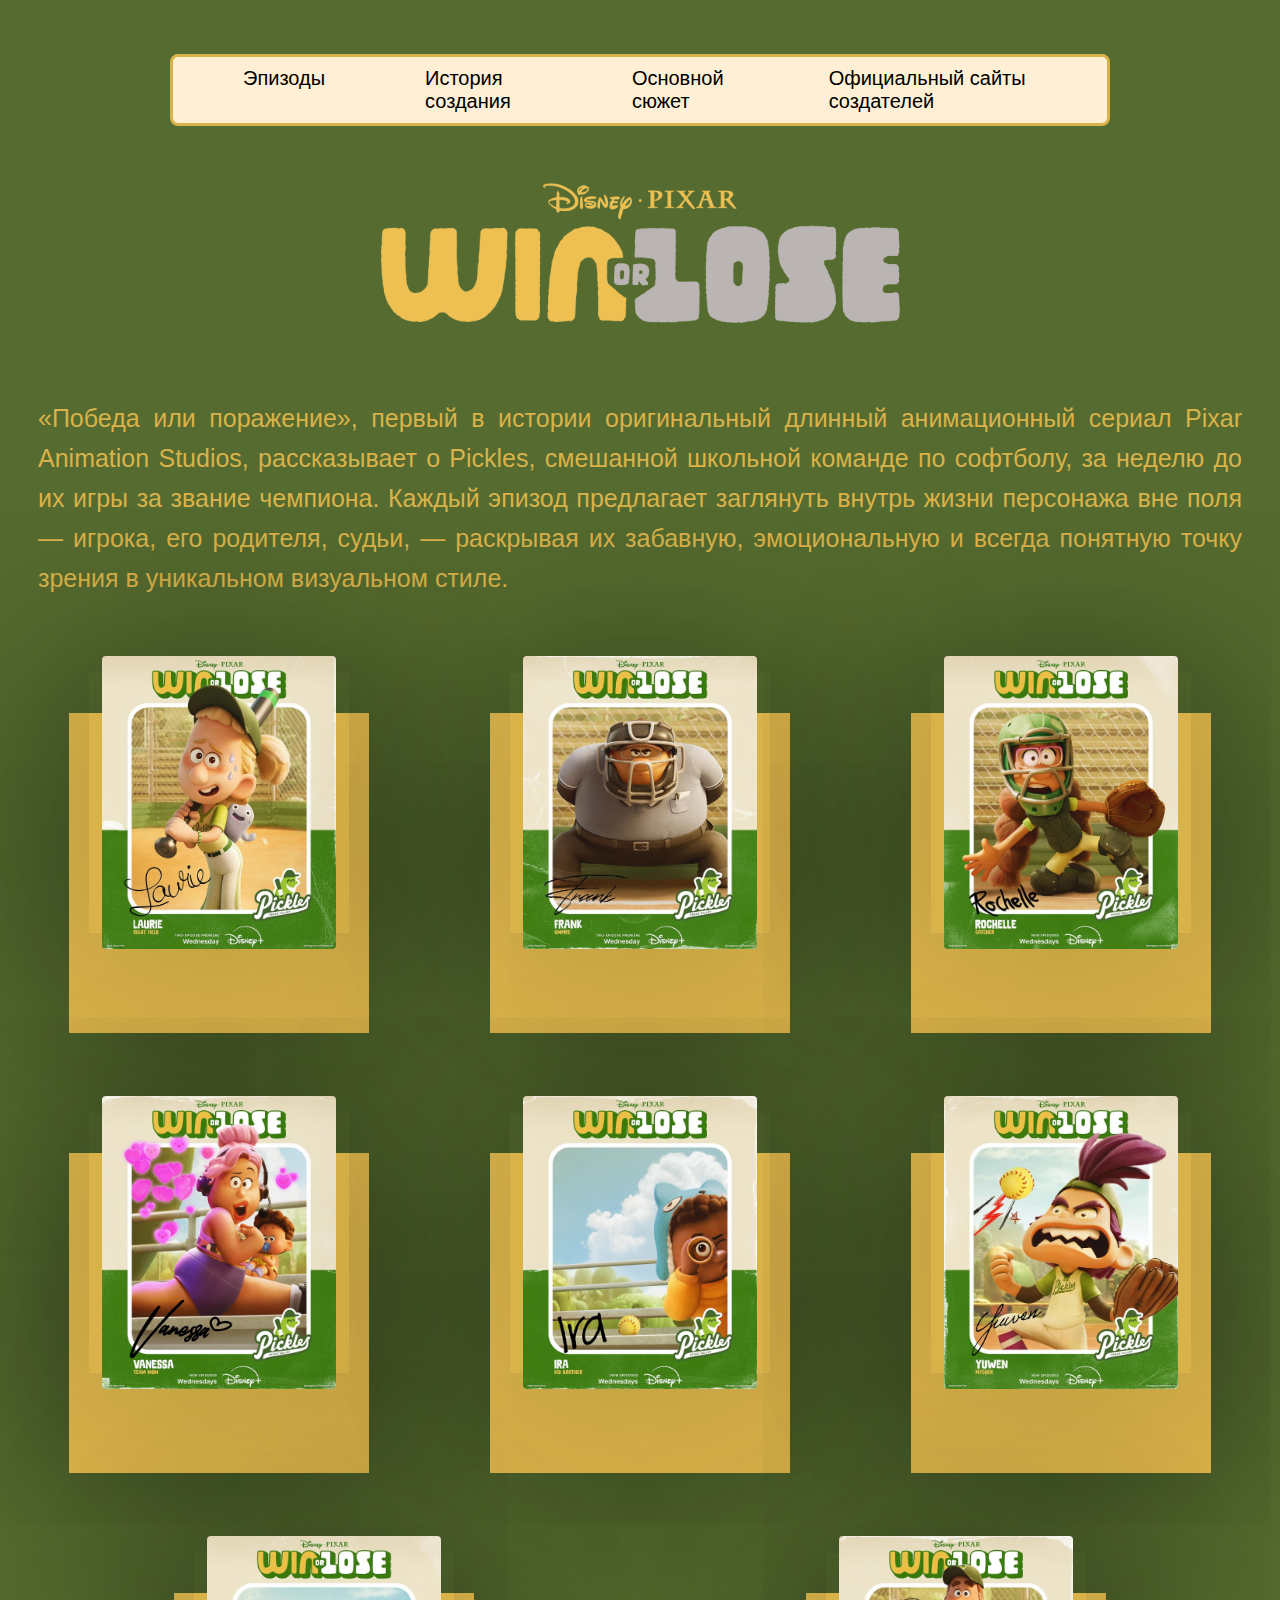
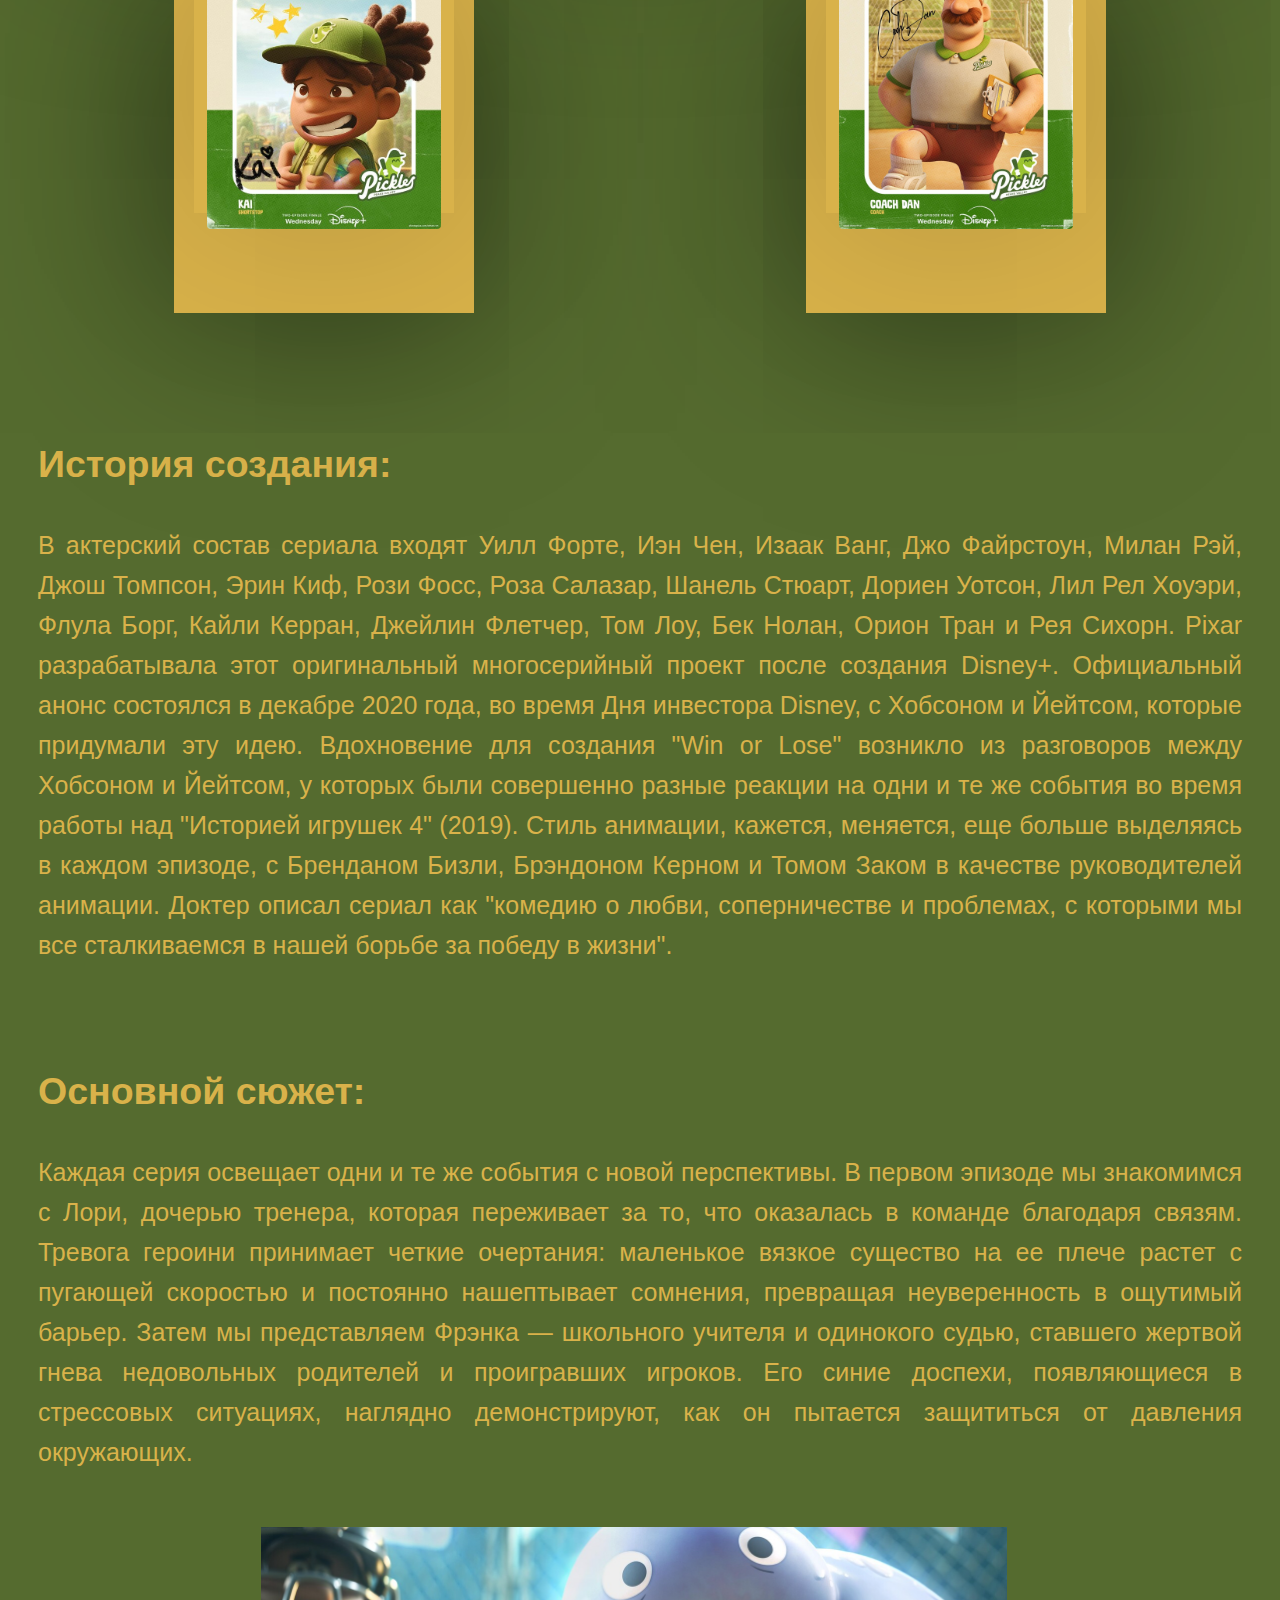
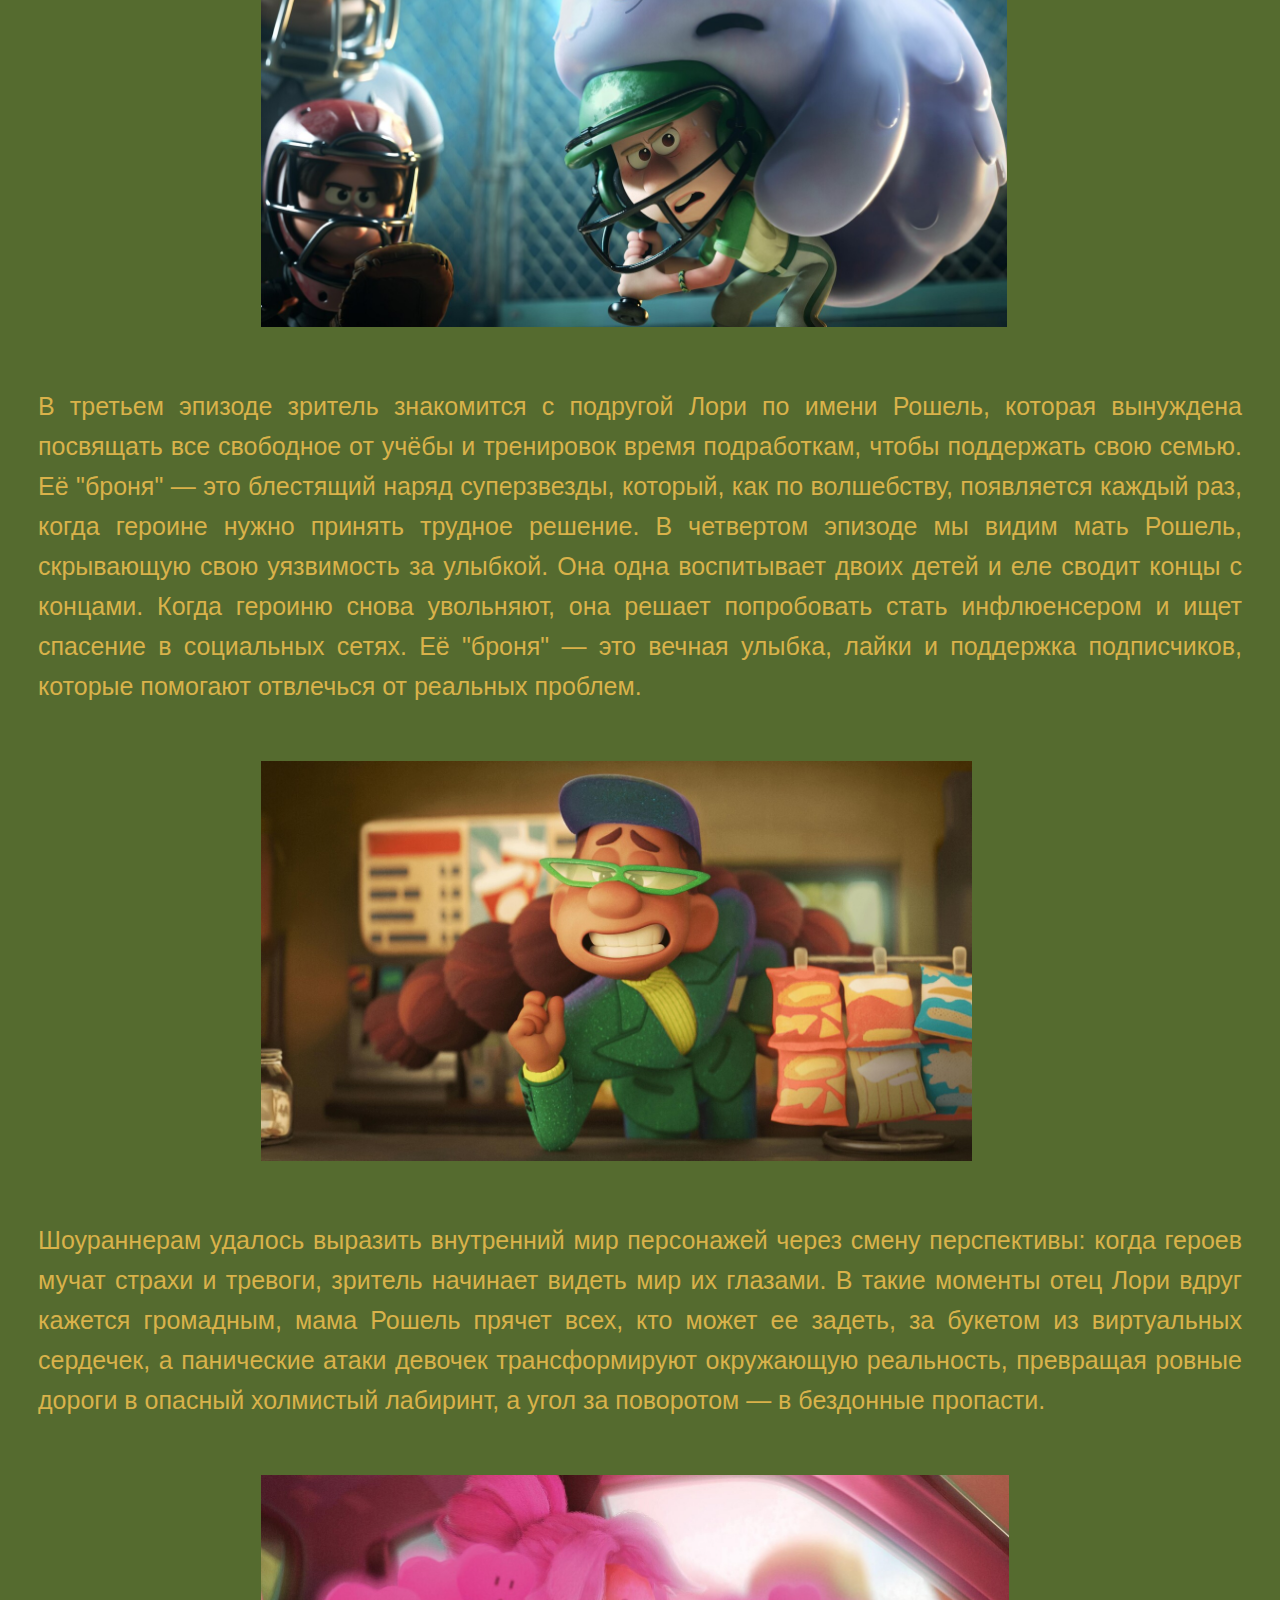
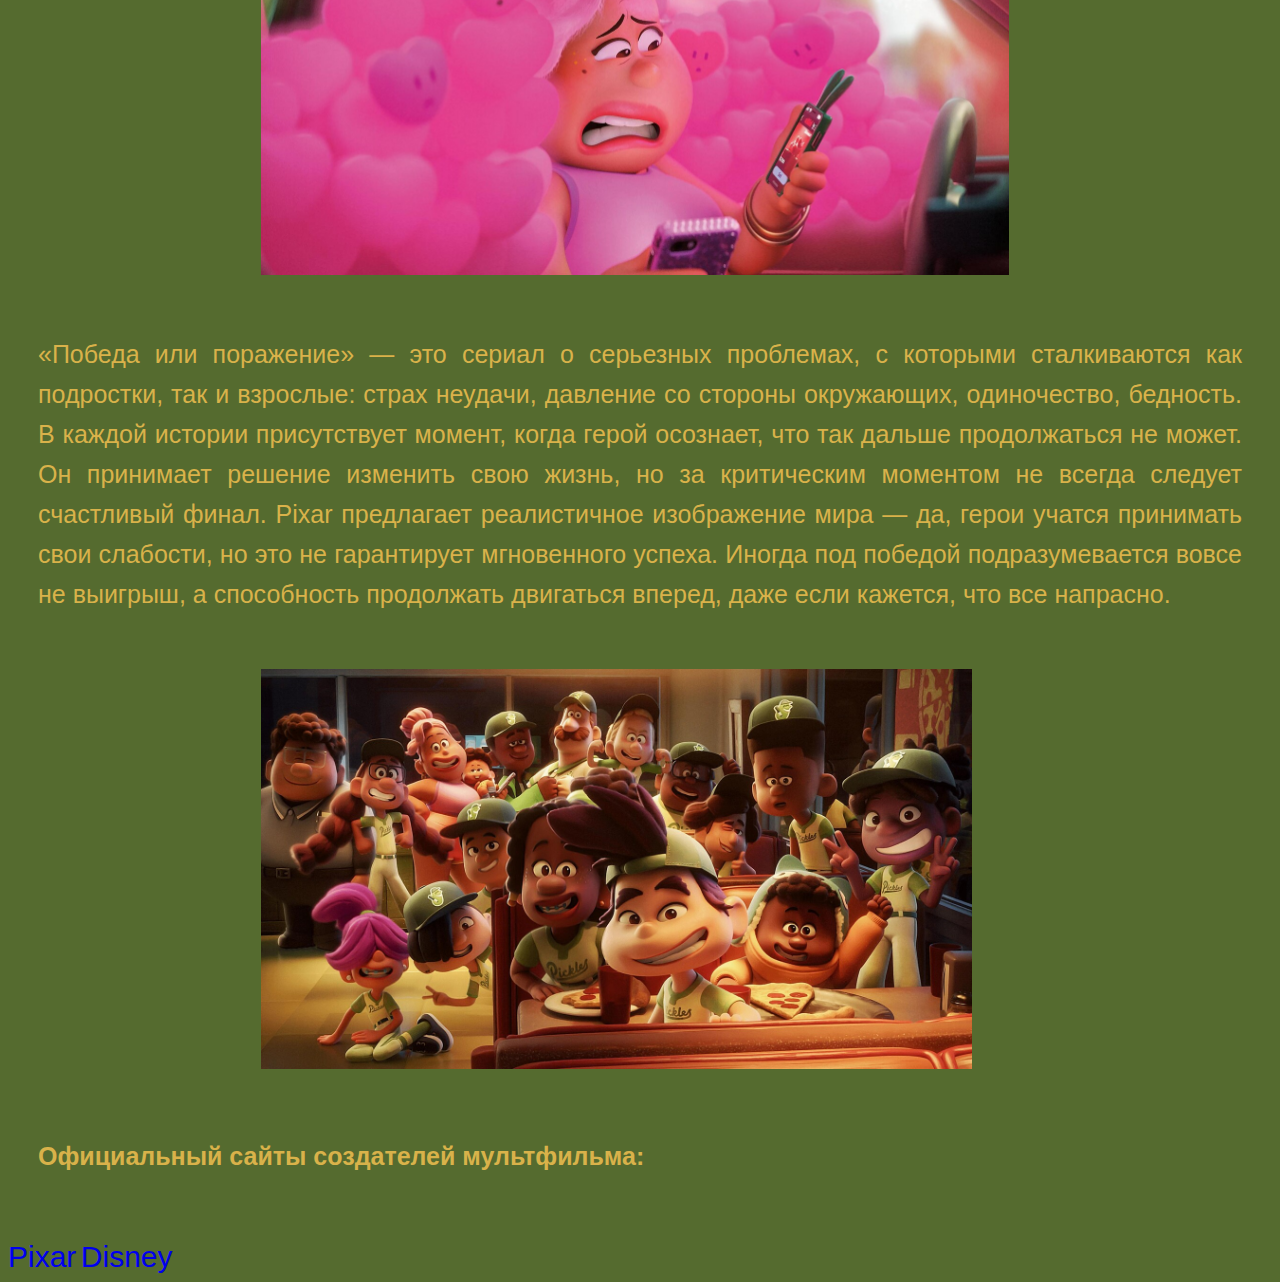
<file: index.html>
<!DOCTYPE html>
<html lang="ru">
<head>
    <meta charset="UTF-8">
    <meta name="viewport" content="width=device-width, initial-scale=1.0">
    <title>Win or Lose</title>
    <link rel="stylesheet" href="style.css">
</head>
<body>
    <!-- Добавляем шапку сайта -->
<header class="header">
    <!-- Добавляем контейнер -->
    <div class="container">
        <!-- Добавляем внутреннюю обёртку для выравнивания логотипа и меню -->
        <div class="header__inner">
            <!-- С помощью списка создаём навигационное меню -->
            <nav class="menu">
                <ul class="menu__list">
                    <li class="menu__list-item">
                        <a class="menu__list-link" href="#1">Эпизоды</a>
                    </li>
                    <li class="menu__list-item">
                        <a class="menu__list-link" href="#2">История создания</a>
                    </li>
                    <li class="menu__list-item">
                        <a class="menu__list-link" href="#3">Основной сюжет</a>
                    </li>
                    <li class="menu__list-item">
                        <a class="menu__list-link" href="#4">Официальный сайты создателей</a>
                    </li>
                </ul>
            </nav>
        </div>
    </div>
</header>
<!-- Место для основного контента на сайте -->
<div class= 'heading'><img src='image/img/heading.png'></div>
<div class="text">
<p> «Победа или поражение», первый в истории оригинальный длинный анимационный сериал Pixar Animation Studios, рассказывает о Pickles, смешанной школьной команде по софтболу, за неделю до их игры за звание чемпиона. Каждый эпизод предлагает заглянуть внутрь жизни персонажа вне поля — игрока, его родителя, судьи, — раскрывая их забавную, эмоциональную и всегда понятную точку зрения в уникальном визуальном стиле.</p>
</div >
    <div id="1"></div>
<div class="BIGCLASS">
<div class="container">
    <div class="card">
        <div class="imgBx"><img src="image/img/episode_1.jpg"></div>
        <div class="content">
            <h2>Episode 1</h2>
            <p>  Страдающая от тревожности Лори, дочь тренера, пытается угодить отцу, несмотря на слабые успехи в софтболе. Неуверенность порождает Потную, воображаемое существо, постоянно критикующее её. Чем ближе чемпионат, тем больше Лори переутомляется и сомневается в себе, особенно после случайной травмы лучшего игрока команды, Кая. В кульминационный момент игры Потная становится настолько заметной, что отец, увидев это, успокаивает дочь.После разговора, она осознает, что ее вклад важен в независимости от качества ее игры и освобождается от Потной, но, обретённую уверенность прерывает удар мячом.</p>
         </div>
    </div >
</div >
<div class="container">
    <div class="card">
        <div class="imgBx"><img src="image/img/episode_2.jpg"></div>
        <div class="content">
            <h2>Episode 2</h2>
            <p> Фрэнк Браун, судья лиги по софтболу и учитель в школе, гордится своей точностью и умением принимать критику, но после расставания с коллегой-учительницей Моникой Парк у него возникли проблемы с социальными навыками.
                По настоянию Фрэнсиса, школьного уборщика, Фрэнк неохотно начинает пользоваться приложением для знакомств, визуально представленным в виде ролевой видеоигры. Он почти находит общий язык с другой женщиной, но родительское собрание с участием матери Рошель, Ванессы, косвенно убеждает его помириться с Моникой. Однако Фрэнк узнаёт, что Моника помолвлена с другим, и это заставляет его нервничать на протяжении всей игры. </p>
        </div>
    </div >
</div >
<div class="container">
    <div class="card">
        <div class="imgBx"><img src="image/img/episode_3.jpg"></div>
        <div class="content">
            <h2>Episode 3</h2>
            <p>Рошель, Кэтчер «Пиклз», из небогатой семьи, чувствует пренебрежение со стороны матери-блогера Ванессы. Успешно учится и подрабатывает в буфете, мечтая о бизнесе, чтобы заработать на софтбол.
                Узнав о повышении платы на 600 долларов, скрывает это от матери и начинает брать взятки за помощь с домашними заданиями. Попытка помочь Тому списать на контрольной приводит к проблемам с Фрэнком. Рошель перекладывает вину на другого, когда Ванесса её обвиняет.
                Ей не хватает 200 долларов, и она планирует продать новые бутсы, купленные Ванессой, на окраине города в день чемпионата. Оставшись без телефона, она попадает на вечеринку, где встречает желающих украсть ключи от буфета. Рошель убегает, теряя ключи и очки, и в панике звонит матери из телефонной будки.
                </p>
        </div>
</div >
</div >
</div >
    <div class="BIGCLASS_1">
        <div class="container">
        <div class="card">
            <div class="imgBx"><img src="image/img/episode_4.jpg"></div>
            <div class="content">
                <h2>Episode 4</h2>
                <p> Ванесса, мать-одиночка, изо всех сил пытается прокормить Рошель и маленького Зейна.
                    Когда Зейна выгоняют из садика, а Ванесса теряет работу, она находит поддержку в соцсетях и пытается скрыть свои трудности от Рошель. Устроившись на две работы, она узнает, что Рошель списывает и ведет бизнес по продаже шпаргалок. Ванесса крадет телефон дочери, чтобы узнать правду, а позже обнаруживает, что Рошель собирается продать свои туфли. Отчаявшись, Ванесса с помощью подписчиков находит Рошель на вечеринке, где после разговора с подростками, отправляется за дочерью, чтобы наконец обсудить их проблемы. </p>
            </div>
        </div >
    </div >
<div class="container">
<div class="card">
    <div class="imgBx"><img src="image/img/episode_5.jpg"></div>
    <div class="content">
        <h2>Episode 5</h2>
        <p> Айро, младший брат Тейлор, скучает на ее софтбольной игре и оживляет её с помощью воображения и картонного телескопа. Заводя дружбу с воображаемыми "Блечными тварями", он совершает с ними ограбление в буфете, представляя это как приключение.
            Ночью перед чемпионатом, на вечеринке, Айро начинает испытывать вину. После неудачной попытки украсть ключи от буфета у Рошель, Брайан в гневе ломает его телескоп, расстраивая Айро.
            Перед игрой он пытается рассказать своей сестре о случившемся, но она поглощена своими проблемами. Айро пытается исправить ситуацию, возвращая часть украденной еды в буфет. Брайан извиняется и предлагает возобновить дружбу. </p>
    </div>
</div >
</div >
    <div class="container">
    <div class="card">
        <div class="imgBx"><img src="image/img/episode_6.jpg"></div>
         <div class="content">
              <h2>Episode 6</h2>
              <p> Ювен, самоуверенный питчер, скрывает свою чувствительность за воображаемым персонажем "Маленьким Ювеном". После высмеивания Лори в видеоролике, Рошель обвиняет его в чувствах к ней. Он начинает встречаться с Тейлор, и их отношения становятся близкими, что делает Ювена более добрым.
                  Однако, увидев Тейлор с Томом, Ювен обижает её колкостями, что приводит к ссоре. Их конфликт влияет на игру перед чемпионатом: Ювен игнорирует сигналы Тейлор и намеренно попадает в неё мячом. Разозленная, Тейлор расстается с Ювеном и покидает игру, разрывая их диораму и оставляя Ювена с разбитым сердцем. </p>
          </div>
    </div >
    </div >
    </div >
<div class="BIGCLASS_2">
    <div class="container">
        <div class="card">
            <div class="imgBx"><img src="image/img/episode_7.jpg"></div>
            <div class="content">
                <h2>Episode 7</h2>
                <p> Кай с отцом Джеймсом за год до чемпионата переезжают в Пик-Вэлли к бабушке. Кай видит команду по софтболу и решает к ней присоединиться. Джеймс, игравший в бейсбол, расстроен, но уважает выбор дочери и ждет от нее хорошей игры. Год спустя Кай - звезда «Пиклс», но из-за требований отца сомневается в себе. Ее состояние отражается в парении от похвалы и падении от давления. В попытке исправиться после обмана, Кай тренирует Лори, но растягивает лодыжку от мяча, отбитого Лори, и скрывает травму от ругающего ее отца. После ухода Тейлор в финале, Кай просит Тома занять базу. После паса Лори, Кай отбивает мяч в аут, несмотря на хромоту. </p>
            </div>
        </div >
    </div >
    <div class="container">
        <div class="card">
            <div class="imgBx"><img src="image/img/episode_8.jpg"></div>
            <div class="content">
                <h2>Episode 8</h2>
                <p> Тренер Дэн гордится своей командой, воображая поле как купол. Его беспокойство проявляется в воображаемом надувании и сдувании тела. После победы комитет сообщает о замене его на Джеймса. Дэн пытается сдерживаться, несмотря на вмешательство Джеймса и развод создающий разлад с Лори. Во время финальной игры, после спорного момента, Фрэнк удаляет Дэна. Разозленный Дэн разрушает купол, и комитет бунтует против Фрэнка. Айра и Тейлор спасают кассу буфета, Рошель успокаивает Дэна, а Ванесса помогает Фрэнку. Игра продолжается под руководством Лори, и исход не раскрывается. Позже Лори говорит отцу о намерении бросить софтбол. </p>
                 </div>
        </div >
    </div >
</div >

<div id="2"></div>
<div class="text">
    <h2>История создания: </h2>
    <p>В актерский состав сериала входят Уилл Форте, Иэн Чен, Изаак Ванг, Джо Файрстоун, Милан Рэй,
        Джош Томпсон, Эрин Киф, Рози Фосс, Роза Салазар, Шанель Стюарт, Дориен Уотсон, Лил Рел Хоуэри,
        Флула Борг, Кайли Керран, Джейлин Флетчер, Том Лоу, Бек Нолан, Орион Тран и Рея Сихорн. Pixar
        разрабатывала этот оригинальный многосерийный проект после создания Disney+. Официальный анонс
        состоялся в декабре 2020 года, во время Дня инвестора Disney, с Хобсоном и Йейтсом, которые
        придумали эту идею. Вдохновение для создания "Win or Lose" возникло из разговоров между Хобсоном
        и Йейтсом, у которых были совершенно разные реакции на одни и те же события во время работы над
        "Историей игрушек 4" (2019). Стиль анимации, кажется, меняется, еще больше выделяясь в каждом
        эпизоде, с Бренданом Бизли, Брэндоном Керном и Томом Заком в качестве руководителей анимации.
        Доктер описал сериал как "комедию о любви, соперничестве и проблемах, с которыми мы все
        сталкиваемся в нашей борьбе за победу в жизни". </p>
</div >
<div id="3"></div>
<div class="text">
    <h2>Основной сюжет:</h2>
    <p>Каждая серия освещает одни и те же события с новой перспективы.
        В первом эпизоде мы знакомимся с Лори, дочерью тренера, которая переживает за то,
        что оказалась в команде благодаря связям. Тревога героини принимает четкие очертания:
        маленькое вязкое существо на ее плече растет с пугающей скоростью и постоянно нашептывает
        сомнения, превращая неуверенность в ощутимый барьер. Затем мы представляем Фрэнка — школьного
        учителя и одинокого судью, ставшего жертвой гнева недовольных родителей и проигравших игроков.
        Его синие доспехи, появляющиеся в стрессовых ситуациях, наглядно демонстрируют, как он пытается
        защититься от давления окружающих.
    </p>
</div >
<div class="imgBxx"><img src="image/img/1%20картинка.jpg" alt= width="400" height="400">
</body>
</html>
</div>

<div class="text">
    <p>В третьем эпизоде зритель знакомится с подругой Лори по имени Рошель, которая вынуждена посвящать
        все свободное от учёбы и тренировок время подработкам, чтобы поддержать свою семью.
        Её "броня" — это блестящий наряд суперзвезды, который, как по волшебству, появляется каждый раз,
        когда героине нужно принять трудное решение. В четвертом эпизоде мы видим мать Рошель, скрывающую
        свою уязвимость за улыбкой. Она одна воспитывает двоих детей и еле сводит концы с концами. Когда
        героиню снова увольняют, она решает попробовать стать инфлюенсером и ищет спасение в социальных
        сетях. Её "броня" — это вечная улыбка, лайки и поддержка подписчиков, которые помогают отвлечься
        от реальных проблем.
    </p>
</div >
<div class="imgBxx"><img src="image/img/2%20картинка.jpg" alt= width="400" height="400">
    </div>
<div class="text">
    <p>Шоураннерам удалось выразить внутренний мир персонажей через смену перспективы:
        когда героев мучат страхи и тревоги, зритель начинает видеть мир их глазами. В такие
        моменты отец Лори вдруг кажется громадным, мама Рошель прячет всех, кто может ее задеть,
        за букетом из виртуальных сердечек, а панические атаки девочек трансформируют окружающую
        реальность, превращая ровные дороги в опасный холмистый лабиринт, а угол за поворотом —
        в бездонные пропасти.
    </p>
</div >
<div class="imgBxx"><img src="image/img/3%20картинка.jpg" alt= width="400" height="400">
    </div>

<div class="text">
    <p>«Победа или поражение» — это сериал о серьезных проблемах, с которыми сталкиваются
        как подростки, так и взрослые: страх неудачи, давление со стороны окружающих, одиночество,
        бедность. В каждой истории присутствует момент, когда герой осознает, что так дальше
        продолжаться не может. Он принимает решение изменить свою жизнь, но за критическим моментом не
        всегда следует счастливый финал. Pixar предлагает реалистичное изображение мира — да,
        герои учатся принимать свои слабости, но это не гарантирует мгновенного успеха. Иногда под
        победой подразумевается вовсе не выигрыш, а способность продолжать двигаться вперед, даже если
        кажется, что все напрасно.
    </p>
    <div id="4"></div>
</div >
<div class="imgBxx"><img src="image/img/4%20картинка.jpg" alt= width="400" height="400">
    </div>













 <div class="text"><h4>Официальный сайты создателей мультфильма:</h4> </div>
<a href="https://www.pixar.com/ " style="font-size: 30px; target="_blank" >Pixar</a>
<a href="https://www.disney.com/?ysclid=m901gcxsgl722865180 " style="font-size: 30px; target="_blank" >Disney</a>









</body>
</html>
</file>
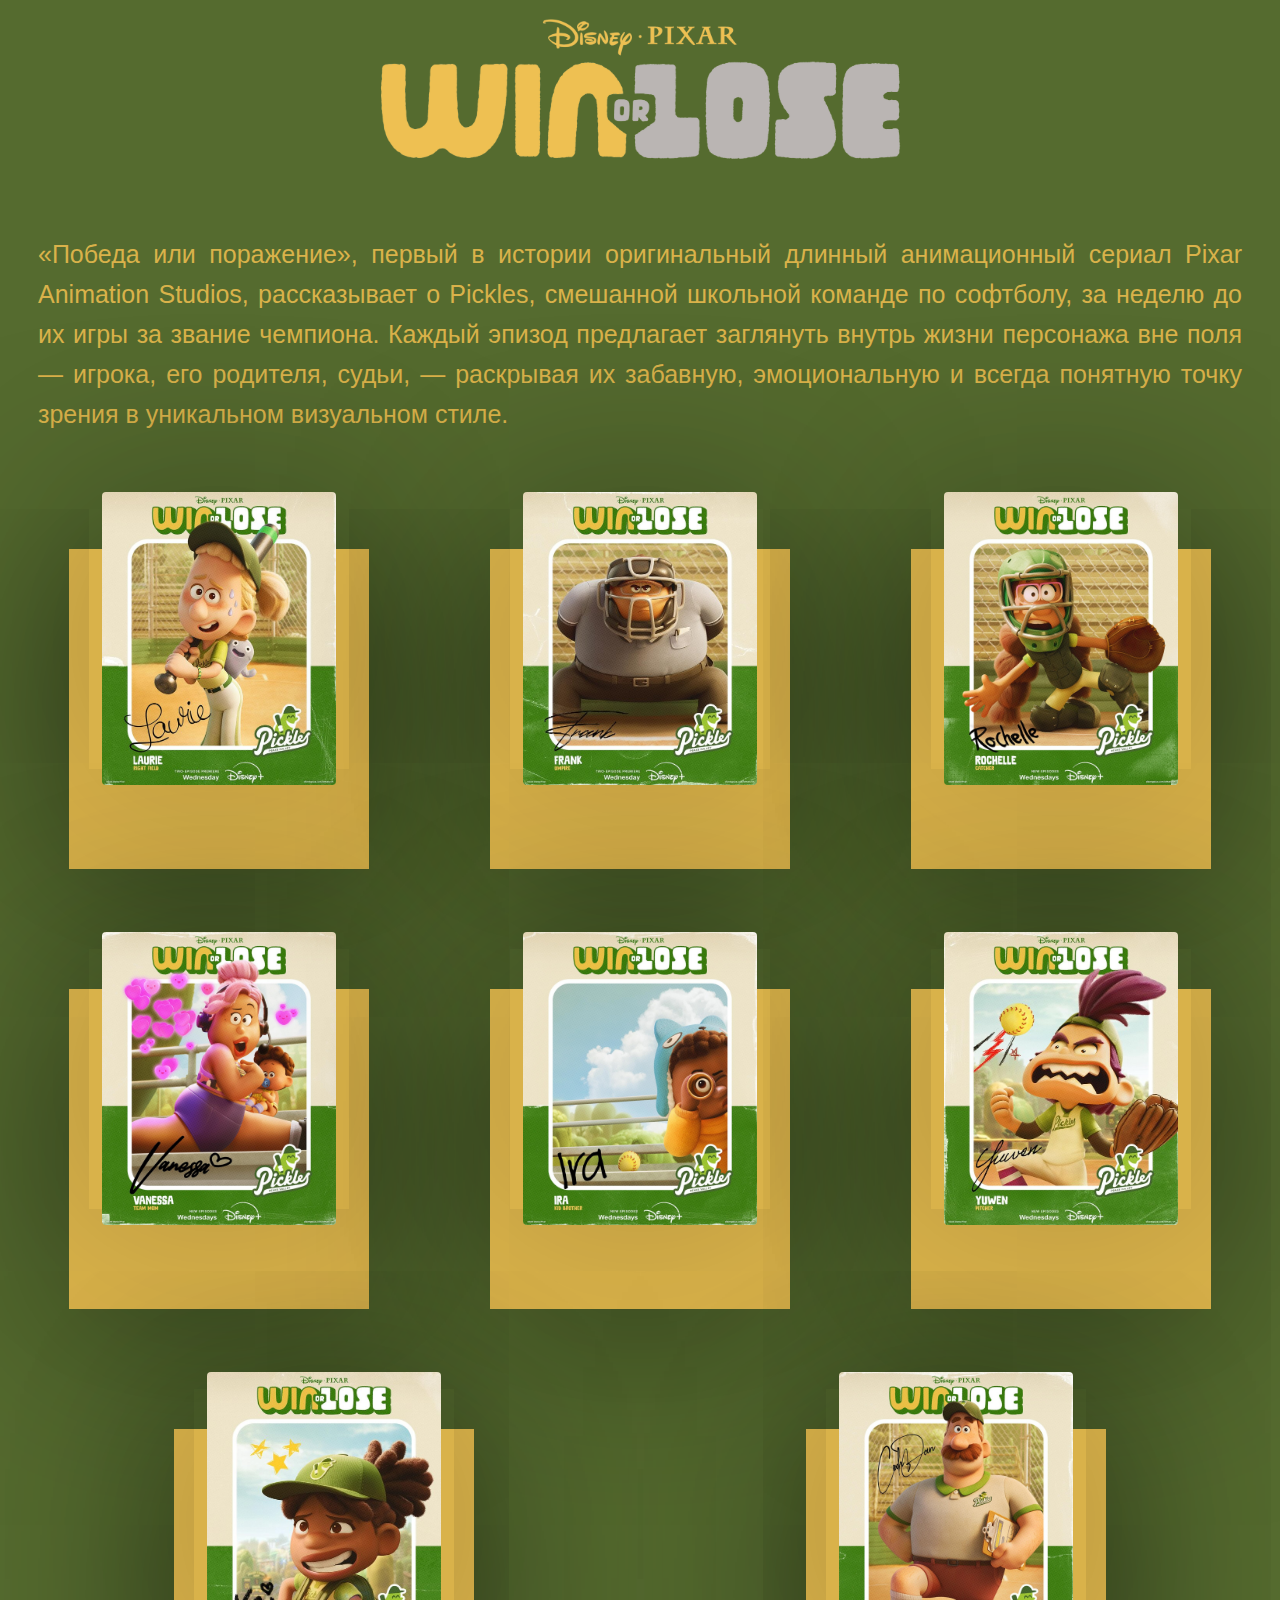
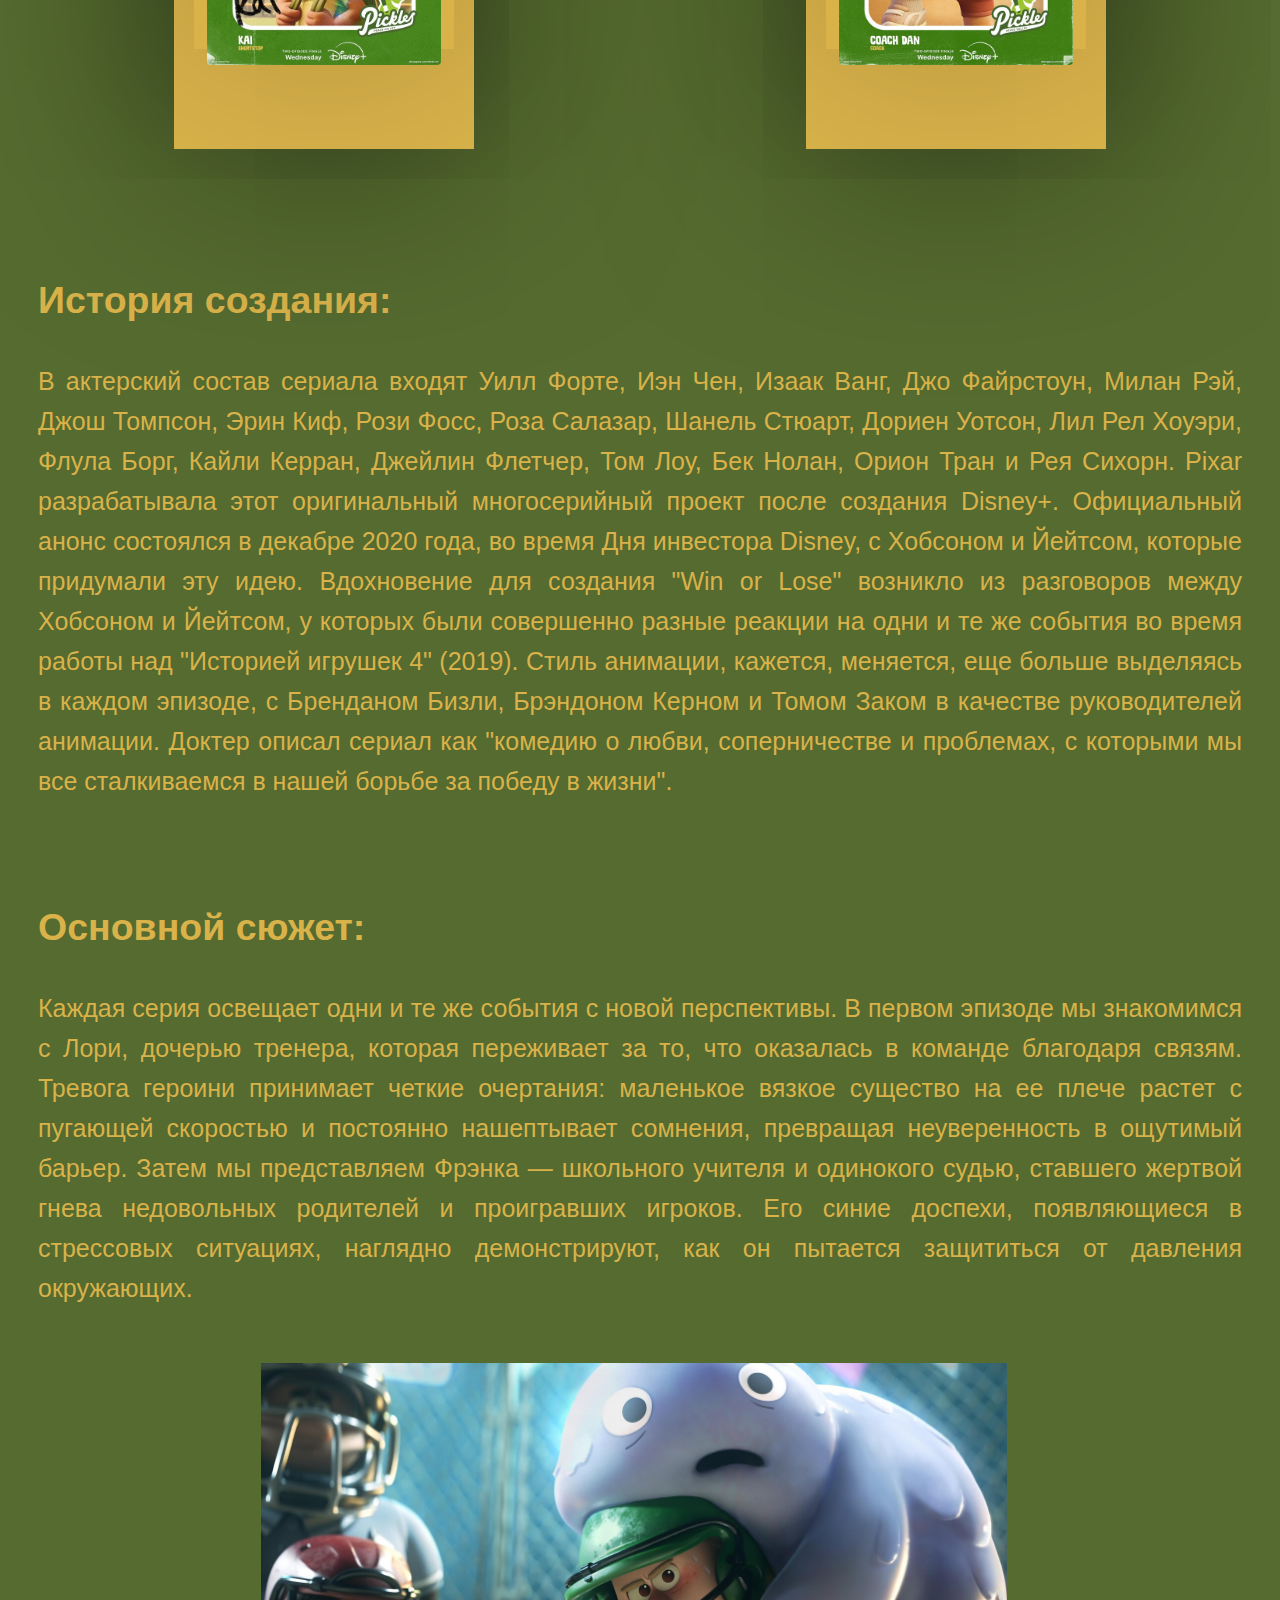
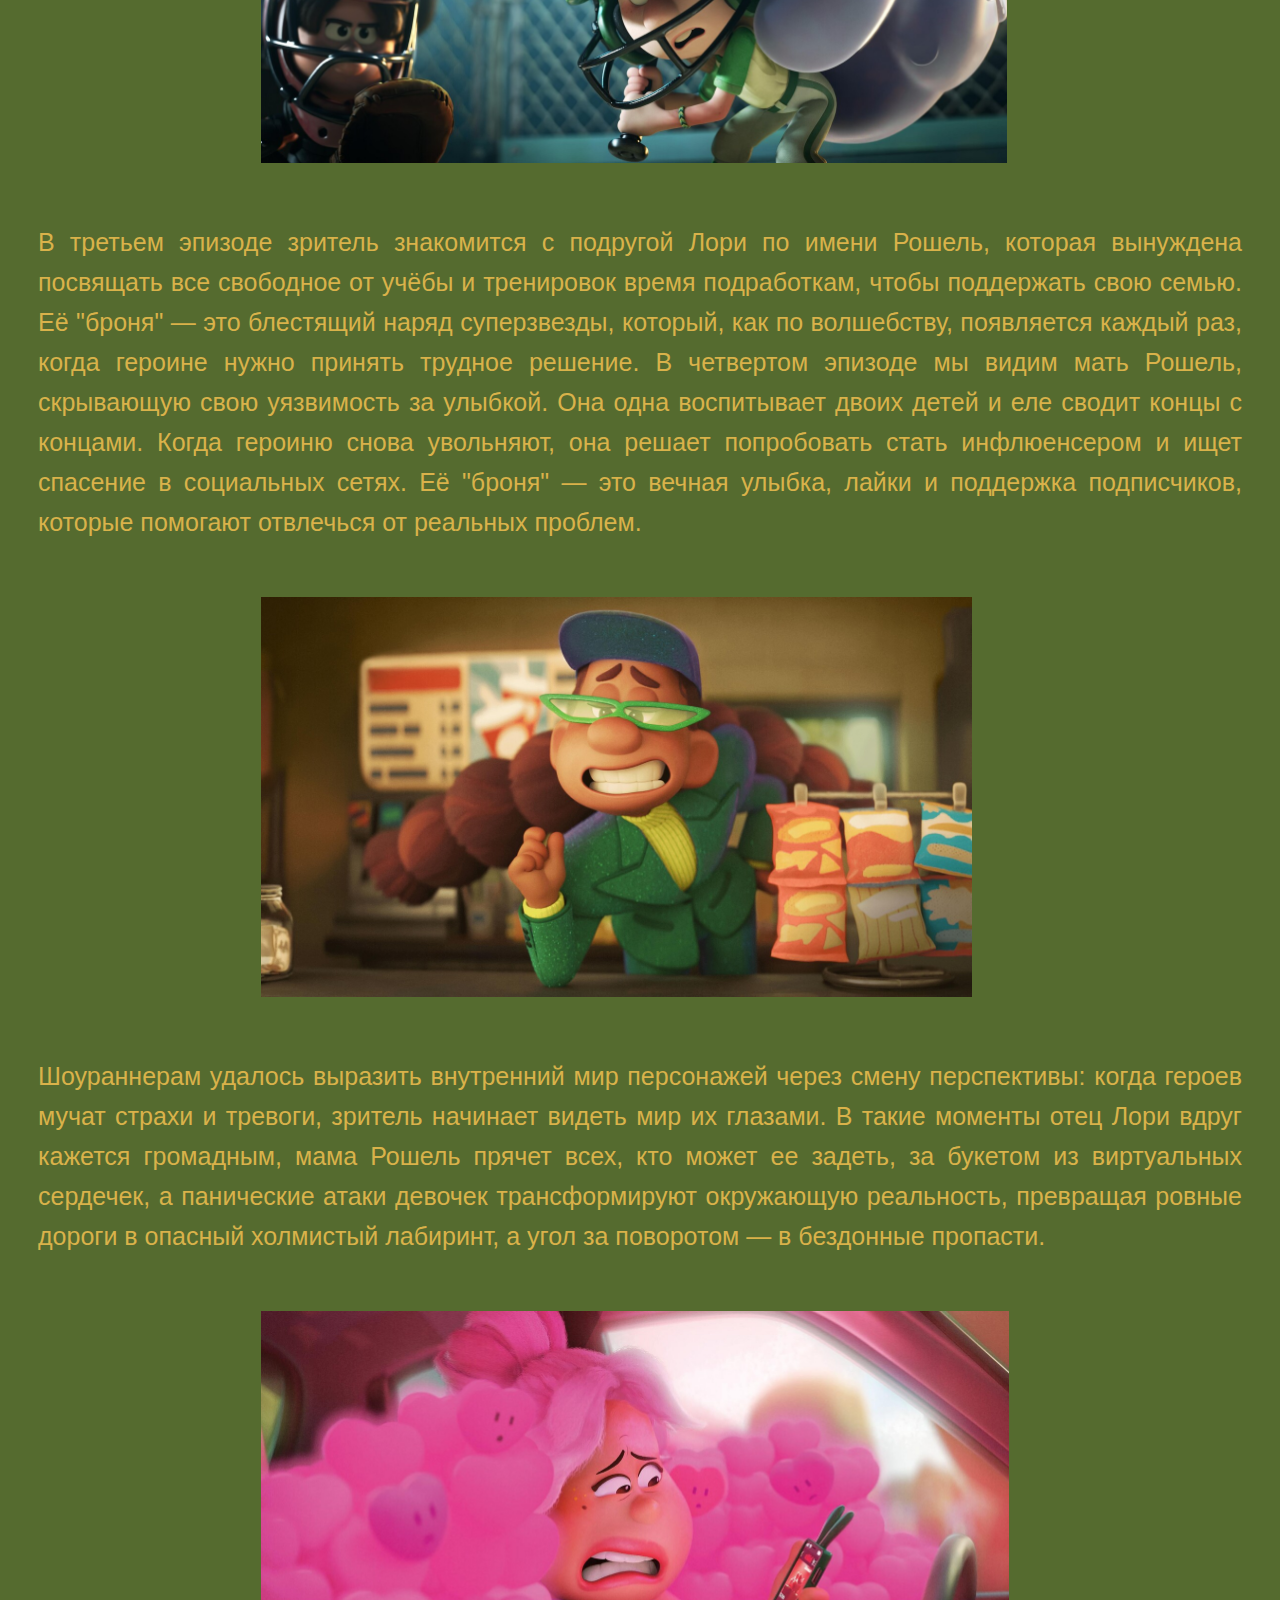
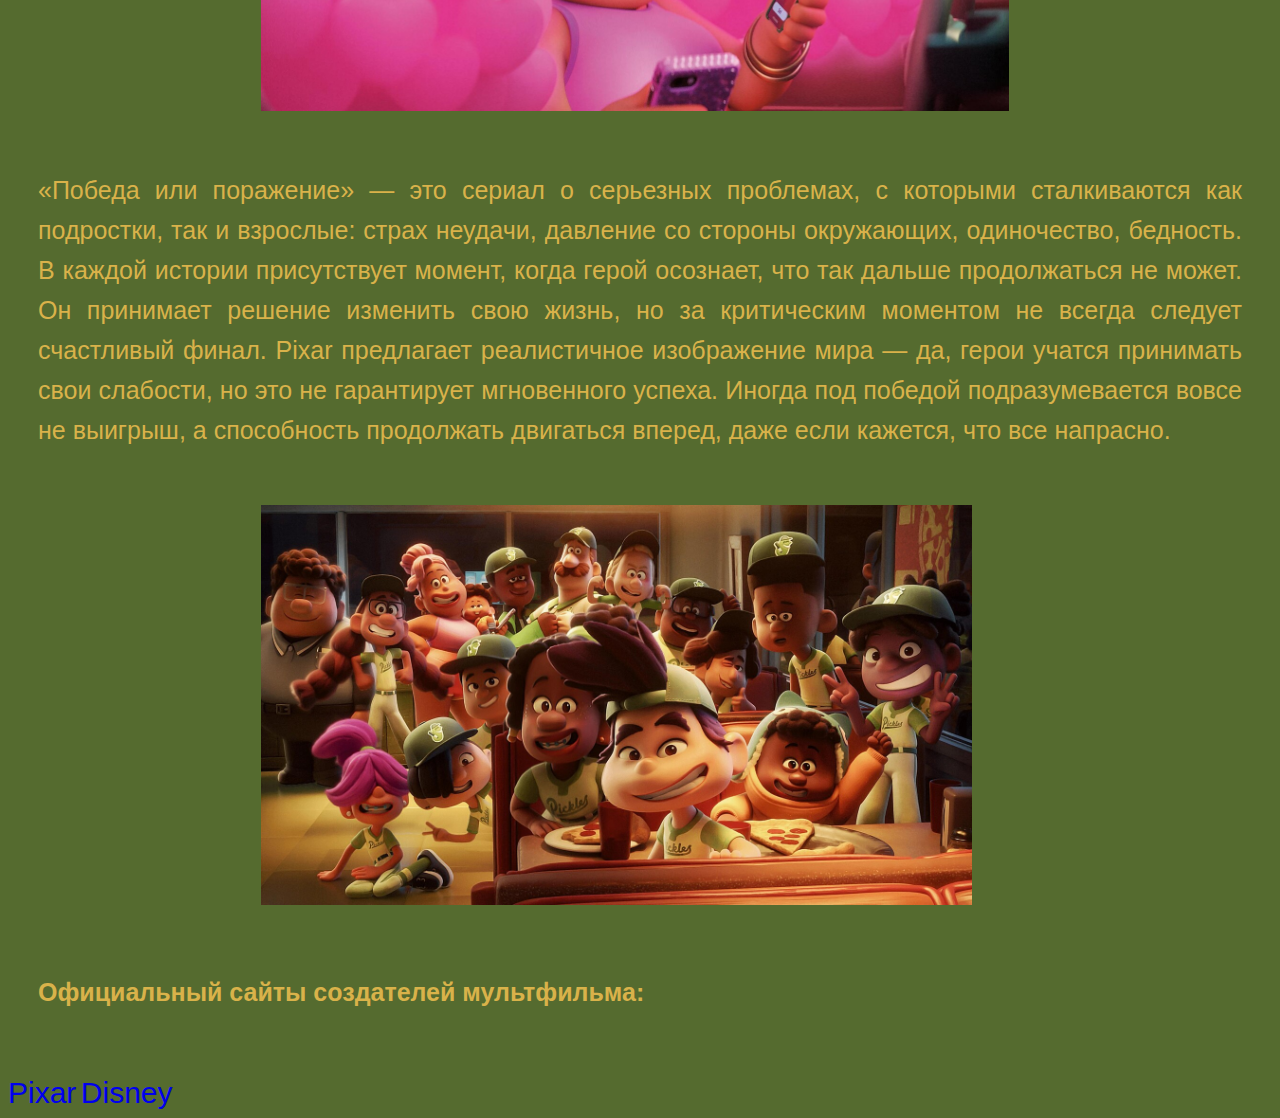
<file: win_or_lose.html>
<!DOCTYPE html>
<html lang="ru">
<head>
    <meta charset="UTF-8">
    <meta name="viewport" content="width=device-width, initial-scale=1.0">
    <title>Win or Lose</title>
    <link rel="stylesheet" href="style.css">
</head>
<body>
<div class= 'heading'><img src='image/img/heading.png'></div>
<div class="text">
<p> «Победа или поражение», первый в истории оригинальный длинный анимационный сериал Pixar Animation Studios, рассказывает о Pickles, смешанной школьной команде по софтболу, за неделю до их игры за звание чемпиона. Каждый эпизод предлагает заглянуть внутрь жизни персонажа вне поля — игрока, его родителя, судьи, — раскрывая их забавную, эмоциональную и всегда понятную точку зрения в уникальном визуальном стиле.</p>
</div >
<div class="BIGCLASS">
<div class="container">
    <div class="card">
        <div class="imgBx"><img src="image/img/episode_1.jpg"></div>
        <div class="content">
            <h2>Episode 1</h2>
            <p>  Страдающая от тревожности Лори, дочь тренера, пытается угодить отцу, несмотря на слабые успехи в софтболе. Неуверенность порождает Потную, воображаемое существо, постоянно критикующее её. Чем ближе чемпионат, тем больше Лори переутомляется и сомневается в себе, особенно после случайной травмы лучшего игрока команды, Кая. В кульминационный момент игры Потная становится настолько заметной, что отец, увидев это, успокаивает дочь.После разговора, она осознает, что ее вклад важен в независимости от качества ее игры и освобождается от Потной, но, обретённую уверенность прерывает удар мячом.</p>
         </div>
    </div >
</div >
<div class="container">
    <div class="card">
        <div class="imgBx"><img src="image/img/episode_2.jpg"></div>
        <div class="content">
            <h2>Episode 2</h2>
            <p> Фрэнк Браун, судья лиги по софтболу и учитель в школе, гордится своей точностью и умением принимать критику, но после расставания с коллегой-учительницей Моникой Парк у него возникли проблемы с социальными навыками.
                По настоянию Фрэнсиса, школьного уборщика, Фрэнк неохотно начинает пользоваться приложением для знакомств, визуально представленным в виде ролевой видеоигры. Он почти находит общий язык с другой женщиной, но родительское собрание с участием матери Рошель, Ванессы, косвенно убеждает его помириться с Моникой. Однако Фрэнк узнаёт, что Моника помолвлена с другим, и это заставляет его нервничать на протяжении всей игры. </p>
        </div>
    </div >
</div >
<div class="container">
    <div class="card">
        <div class="imgBx"><img src="image/img/episode_3.jpg"></div>
        <div class="content">
            <h2>Episode 3</h2>
            <p>Рошель, Кэтчер «Пиклз», из небогатой семьи, чувствует пренебрежение со стороны матери-блогера Ванессы. Успешно учится и подрабатывает в буфете, мечтая о бизнесе, чтобы заработать на софтбол.
                Узнав о повышении платы на 600 долларов, скрывает это от матери и начинает брать взятки за помощь с домашними заданиями. Попытка помочь Тому списать на контрольной приводит к проблемам с Фрэнком. Рошель перекладывает вину на другого, когда Ванесса её обвиняет.
                Ей не хватает 200 долларов, и она планирует продать новые бутсы, купленные Ванессой, на окраине города в день чемпионата. Оставшись без телефона, она попадает на вечеринку, где встречает желающих украсть ключи от буфета. Рошель убегает, теряя ключи и очки, и в панике звонит матери из телефонной будки.
                </p>
        </div>
</div >
</div >
</div >
    <div class="BIGCLASS_1">
        <div class="container">
        <div class="card">
            <div class="imgBx"><img src="image/img/episode_4.jpg"></div>
            <div class="content">
                <h2>Episode 4</h2>
                <p> Ванесса, мать-одиночка, изо всех сил пытается прокормить Рошель и маленького Зейна.
                    Когда Зейна выгоняют из садика, а Ванесса теряет работу, она находит поддержку в соцсетях и пытается скрыть свои трудности от Рошель. Устроившись на две работы, она узнает, что Рошель списывает и ведет бизнес по продаже шпаргалок. Ванесса крадет телефон дочери, чтобы узнать правду, а позже обнаруживает, что Рошель собирается продать свои туфли. Отчаявшись, Ванесса с помощью подписчиков находит Рошель на вечеринке, где после разговора с подростками, отправляется за дочерью, чтобы наконец обсудить их проблемы. </p>
            </div>
        </div >
    </div >
<div class="container">
<div class="card">
    <div class="imgBx"><img src="image/img/episode_5.jpg"></div>
    <div class="content">
        <h2>Episode 5</h2>
        <p> Айро, младший брат Тейлор, скучает на ее софтбольной игре и оживляет её с помощью воображения и картонного телескопа. Заводя дружбу с воображаемыми "Блечными тварями", он совершает с ними ограбление в буфете, представляя это как приключение.
            Ночью перед чемпионатом, на вечеринке, Айро начинает испытывать вину. После неудачной попытки украсть ключи от буфета у Рошель, Брайан в гневе ломает его телескоп, расстраивая Айро.
            Перед игрой он пытается рассказать своей сестре о случившемся, но она поглощена своими проблемами. Айро пытается исправить ситуацию, возвращая часть украденной еды в буфет. Брайан извиняется и предлагает возобновить дружбу. </p>
    </div>
</div >
</div >
    <div class="container">
    <div class="card">
        <div class="imgBx"><img src="image/img/episode_6.jpg"></div>
         <div class="content">
              <h2>Episode 6</h2>
              <p> Ювен, самоуверенный питчер, скрывает свою чувствительность за воображаемым персонажем "Маленьким Ювеном". После высмеивания Лори в видеоролике, Рошель обвиняет его в чувствах к ней. Он начинает встречаться с Тейлор, и их отношения становятся близкими, что делает Ювена более добрым.
                  Однако, увидев Тейлор с Томом, Ювен обижает её колкостями, что приводит к ссоре. Их конфликт влияет на игру перед чемпионатом: Ювен игнорирует сигналы Тейлор и намеренно попадает в неё мячом. Разозленная, Тейлор расстается с Ювеном и покидает игру, разрывая их диораму и оставляя Ювена с разбитым сердцем. </p>
          </div>
    </div >
    </div >
    </div >
<div class="BIGCLASS_2">
    <div class="container">
        <div class="card">
            <div class="imgBx"><img src="image/img/episode_7.jpg"></div>
            <div class="content">
                <h2>Episode 7</h2>
                <p> Кай с отцом Джеймсом за год до чемпионата переезжают в Пик-Вэлли к бабушке. Кай видит команду по софтболу и решает к ней присоединиться. Джеймс, игравший в бейсбол, расстроен, но уважает выбор дочери и ждет от нее хорошей игры. Год спустя Кай - звезда «Пиклс», но из-за требований отца сомневается в себе. Ее состояние отражается в парении от похвалы и падении от давления. В попытке исправиться после обмана, Кай тренирует Лори, но растягивает лодыжку от мяча, отбитого Лори, и скрывает травму от ругающего ее отца. После ухода Тейлор в финале, Кай просит Тома занять базу. После паса Лори, Кай отбивает мяч в аут, несмотря на хромоту. </p>
            </div>
        </div >
    </div >
    <div class="container">
        <div class="card">
            <div class="imgBx"><img src="image/img/episode_8.jpg"></div>
            <div class="content">
                <h2>Episode 8</h2>
                <p> Тренер Дэн гордится своей командой, воображая поле как купол. Его беспокойство проявляется в воображаемом надувании и сдувании тела. После победы комитет сообщает о замене его на Джеймса. Дэн пытается сдерживаться, несмотря на вмешательство Джеймса и развод создающий разлад с Лори. Во время финальной игры, после спорного момента, Фрэнк удаляет Дэна. Разозленный Дэн разрушает купол, и комитет бунтует против Фрэнка. Айра и Тейлор спасают кассу буфета, Рошель успокаивает Дэна, а Ванесса помогает Фрэнку. Игра продолжается под руководством Лори, и исход не раскрывается. Позже Лори говорит отцу о намерении бросить софтбол. </p>
                 </div>
        </div >
    </div >
</div >


<div class="text">
    <h2>История создания: </h2>
    <p>В актерский состав сериала входят Уилл Форте, Иэн Чен, Изаак Ванг, Джо Файрстоун, Милан Рэй,
        Джош Томпсон, Эрин Киф, Рози Фосс, Роза Салазар, Шанель Стюарт, Дориен Уотсон, Лил Рел Хоуэри,
        Флула Борг, Кайли Керран, Джейлин Флетчер, Том Лоу, Бек Нолан, Орион Тран и Рея Сихорн. Pixar
        разрабатывала этот оригинальный многосерийный проект после создания Disney+. Официальный анонс
        состоялся в декабре 2020 года, во время Дня инвестора Disney, с Хобсоном и Йейтсом, которые
        придумали эту идею. Вдохновение для создания "Win or Lose" возникло из разговоров между Хобсоном
        и Йейтсом, у которых были совершенно разные реакции на одни и те же события во время работы над
        "Историей игрушек 4" (2019). Стиль анимации, кажется, меняется, еще больше выделяясь в каждом
        эпизоде, с Бренданом Бизли, Брэндоном Керном и Томом Заком в качестве руководителей анимации.
        Доктер описал сериал как "комедию о любви, соперничестве и проблемах, с которыми мы все
        сталкиваемся в нашей борьбе за победу в жизни". </p>
</div >

<div class="text">
    <h2>Основной сюжет:</h2>
    <p>Каждая серия освещает одни и те же события с новой перспективы.
        В первом эпизоде мы знакомимся с Лори, дочерью тренера, которая переживает за то,
        что оказалась в команде благодаря связям. Тревога героини принимает четкие очертания:
        маленькое вязкое существо на ее плече растет с пугающей скоростью и постоянно нашептывает
        сомнения, превращая неуверенность в ощутимый барьер. Затем мы представляем Фрэнка — школьного
        учителя и одинокого судью, ставшего жертвой гнева недовольных родителей и проигравших игроков.
        Его синие доспехи, появляющиеся в стрессовых ситуациях, наглядно демонстрируют, как он пытается
        защититься от давления окружающих.
    </p>
</div >
<div class="imgBxx"><img src="image/img/1%20картинка.jpg" alt= width="400" height="400">
</body>
</html>
</div>

<div class="text">
    <p>В третьем эпизоде зритель знакомится с подругой Лори по имени Рошель, которая вынуждена посвящать
        все свободное от учёбы и тренировок время подработкам, чтобы поддержать свою семью.
        Её "броня" — это блестящий наряд суперзвезды, который, как по волшебству, появляется каждый раз,
        когда героине нужно принять трудное решение. В четвертом эпизоде мы видим мать Рошель, скрывающую
        свою уязвимость за улыбкой. Она одна воспитывает двоих детей и еле сводит концы с концами. Когда
        героиню снова увольняют, она решает попробовать стать инфлюенсером и ищет спасение в социальных
        сетях. Её "броня" — это вечная улыбка, лайки и поддержка подписчиков, которые помогают отвлечься
        от реальных проблем.
    </p>
</div >
<div class="imgBxx"><img src="image/img/2%20картинка.jpg" alt= width="400" height="400">
    </div>
<div class="text">
    <p>Шоураннерам удалось выразить внутренний мир персонажей через смену перспективы:
        когда героев мучат страхи и тревоги, зритель начинает видеть мир их глазами. В такие
        моменты отец Лори вдруг кажется громадным, мама Рошель прячет всех, кто может ее задеть,
        за букетом из виртуальных сердечек, а панические атаки девочек трансформируют окружающую
        реальность, превращая ровные дороги в опасный холмистый лабиринт, а угол за поворотом —
        в бездонные пропасти.
    </p>
</div >
<div class="imgBxx"><img src="image/img/3%20картинка.jpg" alt= width="400" height="400">
    </div>

<div class="text">
    <p>«Победа или поражение» — это сериал о серьезных проблемах, с которыми сталкиваются
        как подростки, так и взрослые: страх неудачи, давление со стороны окружающих, одиночество,
        бедность. В каждой истории присутствует момент, когда герой осознает, что так дальше
        продолжаться не может. Он принимает решение изменить свою жизнь, но за критическим моментом не
        всегда следует счастливый финал. Pixar предлагает реалистичное изображение мира — да,
        герои учатся принимать свои слабости, но это не гарантирует мгновенного успеха. Иногда под
        победой подразумевается вовсе не выигрыш, а способность продолжать двигаться вперед, даже если
        кажется, что все напрасно.
    </p>
</div >
<div class="imgBxx"><img src="image/img/4%20картинка.jpg" alt= width="400" height="400">
    </div>













 <div class="text"><h4>Официальный сайты создателей мультфильма:</h4> </div>
<a href="https://www.pixar.com/ " style="font-size: 30px; target="_blank" >Pixar</a>
<a href="https://www.disney.com/?ysclid=m901gcxsgl722865180 " style="font-size: 30px; target="_blank" >Disney</a>









</body>
</html>
</file>
<file: style.css>
.heading img {
    width: 43%;/* Ширина картинки в шапке сайта. Она занимает 43% от ширины родительского элемента (того, где она находится). */
    height: 43%;/* Высота картинки. Занимает 43% от высоты родительского элемента. Часто высота подстраивается автоматически,
     чтобы сохранить пропорции. */
    display: block;/* Картинка становится блочным элементом. Это значит, что она занимает всю доступную ширину и переносит следующие
     элементы на новую строку. */
    margin-left: auto;/* Левый отступ автоматический. Это используется для центрирования картинки по горизонтали. */
    margin-right: auto;/* Правый отступ автоматический. Это используется для центрирования картинки по горизонтали. */
}
.text {
    color: #d9b24a; /* Цвет текста - золотистый. */
    text-align: justify;/* Выравнивание текста по ширине. Как в книгах, текст ровный и слева, и справа. */
    font-size: 25px; /* Размер шрифта - 25 пикселей. */
    line-height: 1.6;/* Расстояние между строками текста. Это делает текст более читабельным, не давая строкам слипаться. */
    padding: 10px;/* Внутренний отступ вокруг текста - 10 пикселей.  Это создает пространство между текстом и границей блока,
     в котором он находится. */
    margin: 20px;/* Внешний отступ вокруг текста - 20 пикселей. Это создает пространство между блоком с текстом и другими
     элементами на странице.*/
    font-family: sans-serif;/* Шрифт без засечек*/
}
body {
    background: darkolivegreen;/* Цвет фона всей веб-страницы - темно-оливковый. */
}
/* Определяем блочную модель */
html {

    box-sizing: border-box;
}

*,
*::after,
*::before {
    box-sizing: inherit;
}

/* Убираем стандартное подчёркивание у ссылок */
a {
    text-decoration: none;
}

/* Устанавливаем минимальный размер экрана */
body {
    min-height: 100vh;
    font-family: sans-serif; /* Используем шрифт Montserrat */
}

/* Стилизуем контейнер */
.container {

    max-width: 100%;
    padding: 0 15px; /* Увеличиваем боковые отступы */
    margin: 0 auto; /* Центрируем контейнер по горизонтали */

}

/* Стилизуем шапку сайта */
.header {
    padding-top: 0px; /* Увеличиваем верхний отступ шапки, чтобы меню не прилипало к экрану */

}

/* Стилизуем внутренний контейнер шапки */
.header__inner {

    display: flex; /* Выстраиваем элементы внутри контейнера в строку */
    justify-content: space-between; /* Распределяем элементы по ширине контейнера */
    align-items: center; /* Выравниваем элементы по вертикали */
    flex-wrap: nowrap; /* Запрещает перенос элементов */

}



/* Стилизуем списки меню */
.menu__list {
    display: flex; /* Отображаем элементы списка в строку */
    flex-wrap: nowrap;
    list-style: none; /* Убираем стандартные маркеры (чёрные точки) */
    border: 3px solid #d9b24a;  /* цветная рамка */
    border-radius: 8px; /* скругляем углы рамки */
    background-color: #ffefd5 /* фон внутри рамки */
}

/* Стилизуем пункты меню */
.menu__list-item {
    margin-right: 40px; /* Добавляем отступ между пунктами меню */
}

/* Стилизуем ссылки в меню */
.menu__list-link {
    display: flex;
    padding: 10px 30px; /* Увеличиваем вертикальный и горизонтальный отступы */
    font-size: 20px; /* Уменьшаем размер шрифта */
    color: black; /* Устанавливаем цвет ссылок */
    cursor: pointer; /* Задаём изменение вида курсора при наведении на пункты меню */
    transition: all 0.3s; /* Добавляем плавное изменение стилей при наведении */
}

/* Добавляем стилизацию ссылок в меню при наведении курсора */
.menu__list-link:hover {
    color: #eb3e30; /* Задаём изменение цвета ссылок при наведении курсора */
}


.BIGCLASS {
    display: flex;/* Включаем Flexbox. Это мощный инструмент для гибкой компоновки элементов. */
    justify-content: center;/* Располагаем элементы (в данном случае, карточки) по центру по горизонтали. */
    align-items: center; /* Располагаем элементы по центру по вертикали. */

}

.container{
    position: relative;/* Позиционирование относительно. Это значит, что этот элемент может содержать другие элементы,
     которые будут позиционироваться относительно него.нужен для контроля над позиционированием карточек _внутри_ контейнера. */
    width: 1000px;/* Ширина контейнера - 1000 пикселей. */
    display: flex;/* Включаем Flexbox. */
    justify-content: center;/* Располагаем элементы по центру по горизонтали. */
    align-items: center;/* Располагаем элементы по центру по вертикали. */
    flex-wrap: wrap;/* Если карточки не влезают в одну строку, переносим их на новую строку. */
    padding: 30px; /* Внутренний отступ вокруг содержимого контейнера - 30 пикселей. */
}
.container .card { /* Выбираем элементы с классом "card", которые находятся внутри элементов с классом "container". */
    position: relative;/* Позиционирование относительно.в сочетании с height: 0 и padding: 300px, позволяет создать эффект
     скрытого контента,который показывается при наведении нужен для контроля над позиционированием элементов (в частности,
     контейнера с изображением imgBx и контента) _внутри_ каждой карточки. */
    width: 300px;/* Ширина карточки - 300 пикселей. */
    height: 0px;/* Начальная высота карточки - 0 пикселей. Это нужно для создания эффекта разворачивания при наведении. */
    background: #d9b24a;/* Цвет фона карточки - золотистый. */
    margin: 30px 10px;/* Отступы вокруг карточки: сверху и снизу - 30 пикселей, слева и справа - 10 пикселей. */
    padding: 20px 15px 300px 15px;/* Внутренние отступы. Большой нижний отступ (300px) нужен для скрытия части содержимого карточки
     в обычном состоянии. */
    display: flex;/* Включаем Flexbox. */
    flex-direction: column; /* Располагаем элементы внутри карточки в столбик (сверху вниз). */
    box-shadow: 0 5px 202px rgba(0,0,0,0.5);/* Тень вокруг карточки. Это делает ее более объемной. */
    transition: 0.3s ease-in-out;/* Анимация. Говорим браузеру плавно изменять свойства карточки в течение 0.3 секунды. */
}
.container .card:hover{ /* Когда наводим курсор мыши на карточку... */
    height: 850px;/* увеличиваем ее высоту до 420 пикселей. Это создает эффект "разворачивания". */
}
.container .card .imgBx { /* Выбираем элементы с классом "imgBx", которые находятся внутри карточки. */
    position: relative;/*смещения элементов от их нормального положения в потоке документа без влияния на окружающие элементы */
    width: 260px; /* Ширина контейнера для картинки. */
    height: 260px;/* Высота контейнера для картинки. */
    top: -60px;/* Сдвигаем контейнер с картинкой вверх на 60 пикселей. */
    left: 50%; /* сдвигает левый край контейнера на 50% ширины родительского элемента */
    transform: translateX(-50%);/* Сдвигаем элемент по горизонтали влево на 50% от *собственной* ширины. Это необходимо для
     точного центрирования элемента, когда используется `left: 50%`. */
    box-shadow: 0 5px 202px rgba(0,0,0,0.2);/* Тень вокруг контейнера для картинки. */
    display: flex;/* Включаем Flexbox. */
    justify-content: center ;/* Картинку по центру по горизонтали. */
    align-items: center;/* Картинку по центру по вертикали. */
}
.container .card .imgBx img {/* Выбираем элементы <img>, которые находятся внутри контейнера с классом "imgBx". */
    max-width: 100%;/* Картинка не должна быть шире, чем ее контейнер. */
    border-radius:4px;/* Закругляем уголки картинки на 4 пикселя. */
    width: 234px;/* Фиксированная ширина картинки */
    height: auto; /* Высота подстраивается автоматически, чтобы сохранить пропорции. */
}
.container .card .content{/* Выбираем элементы с классом "content", которые находятся внутри карточки. */
    position: relative;/* смещения элементов от их нормального положения в потоке документа без влияния на окружающие элементы */
    margin-top: -140px;/* Сдвигаем контент вверх на 140 пикселей. Это нужно, чтобы спрятать его часть, пока карточка не "развернута". */
    padding: 10px 15px ;/* Внутренние отступы вокруг текста. */
    text-align: center;/* Выравниваем текст по центру. */
    color: black;/* Цвет текста - черный. */
    visibility: hidden;/* Скрываем контент. Но место под него остается. */
    opacity: 0;/* Делаем контент полностью прозрачным (невидимым). */
    transition: 0.3s ease-in-out;/* Анимация для плавного изменения свойств контента. */
}
.container .card:hover .content{/* Когда наводим мышку на карточку... */
    visibility: visible;/* делаем контент видимым. */
    opacity: 1;/* делаем контент непрозрачным. */
    margin-top: -40px;/* Поднимаем контент на 40 пикселей, чтобы он переместился в нужное положение при разворачивании карточки. */
    transition-delay: 0.3s;/* Задерживаем появление контента на 0.3 секунды. Это нужно, чтобы контент появлялся ПОСЛЕ того,
     как карточка полностью развернется. */
}



/* здесь мои попытки сделать тоже самое с другими карточками для эпизодов 4, 5, 6 */

.BIGCLASS_1 {
    display: flex;
    justify-content: center;
    align-items: center;

}


.BIGCLASS_1 .container{
    position: relative;
    width: 1100px;
    display: flex;
    justify-content: center;
    align-items: center;
    flex-wrap: wrap;
    padding: 30px;
}
.BIGCLASS_1 .container .card {
    position: relative;
    max-width: 300px;
    width: 300px;
    height: 0px;
    background: #d9b24a;
    margin: 30px 10px;
    padding: 20px 15px 300px 15px;
    display: flex;
    flex-direction: column;
    box-shadow: 0 5px 202px rgba(0,0,0,0.5);
    transition: 0.3s ease-in-out;
}
.BIGCLASS_1 .container .card:hover{
    height: 850px;
}
.BIGCLASS_1 .container .card .imgBx {
    position: relative;
    width: 260px;
    height: 260px;
    top: -60px;
    left: 50%;
    transform: translateX(-50%);
    box-shadow: 0 5px 202px rgba(0,0,0,0.2);
    display: flex;
    justify-content: center ;
    align-items: center;
}
.BIGCLASS_1 .container .card .imgBx img {
    max-width: 100%;
    border-radius:4px;
    width: 234px;
    height: auto;
}
.BIGCLASS_1 .container .card .content{
    position: relative;
    margin-top: -140px;
    padding: 10px 15px ;
    text-align: center;
    color: black;
    visibility: hidden;
    opacity: 0;
    transition: 0.3s ease-in-out;
}
.BIGCLASS_1 .container .card:hover .content{
    visibility: visible;
    opacity: 1;
    margin-top: -40px;
    transition-delay: 0.3s;
}



/* здесь мои попытки сделать тоже самое с другими карточками для эпизодов 7 и 8 */

.BIGCLASS_2 {
    display: flex;
    justify-content: center;
    align-items: center;

}


.BIGCLASS_2 .container{
    position: relative;
    width: 700px;
    display: flex;
    justify-content: center;
    align-items: center;
    flex-wrap: wrap;
    padding: 30px;
}
.BIGCLASS_2 .container .card {
    position: relative;
    max-width: 300px;
    width: 300px;
    height: 0px;
    background: #d9b24a;
    margin: 30px ;
    padding: 20px 15px 300px 15px;
    display: flex;
    flex-direction: column;
    box-shadow: 0 5px 202px rgba(0,0,0,0.5);
    transition: 0.3s ease-in-out;
}
.BIGCLASS_2 .container .card:hover{
    height: 850px;
}
.BIGCLASS_2 .container .card .imgBx {
    position: relative;
    width: 260px;
    height: 260px;
    top: -60px;
    left: 50%;
    transform: translateX(-50%);
    box-shadow: 0 5px 202px rgba(0,0,0,0.2);
    display: flex;
    justify-content: center ;
    align-items: center;
}
.BIGCLASS_2 .container .card .imgBx img {
    max-width: 100%;
    border-radius:4px;
    width: 234px;
    height: auto;
}
.BIGCLASS_2 .container .card .content{
    position: relative;
    margin-top: -140px;
    padding: 10px 15px ;
    text-align: center;
    color: black;
    visibility: hidden;
    opacity: 0;
    transition: 0.3s ease-in-out;
}
.BIGCLASS_2 .container .card:hover .content{
    visibility: visible;
    opacity: 1;
    margin-top: -40px;
    transition-delay: 0.3s;
}









.imgBxx {
    width: 60%;
    margin: auto;
    display: block;
}
</file>
